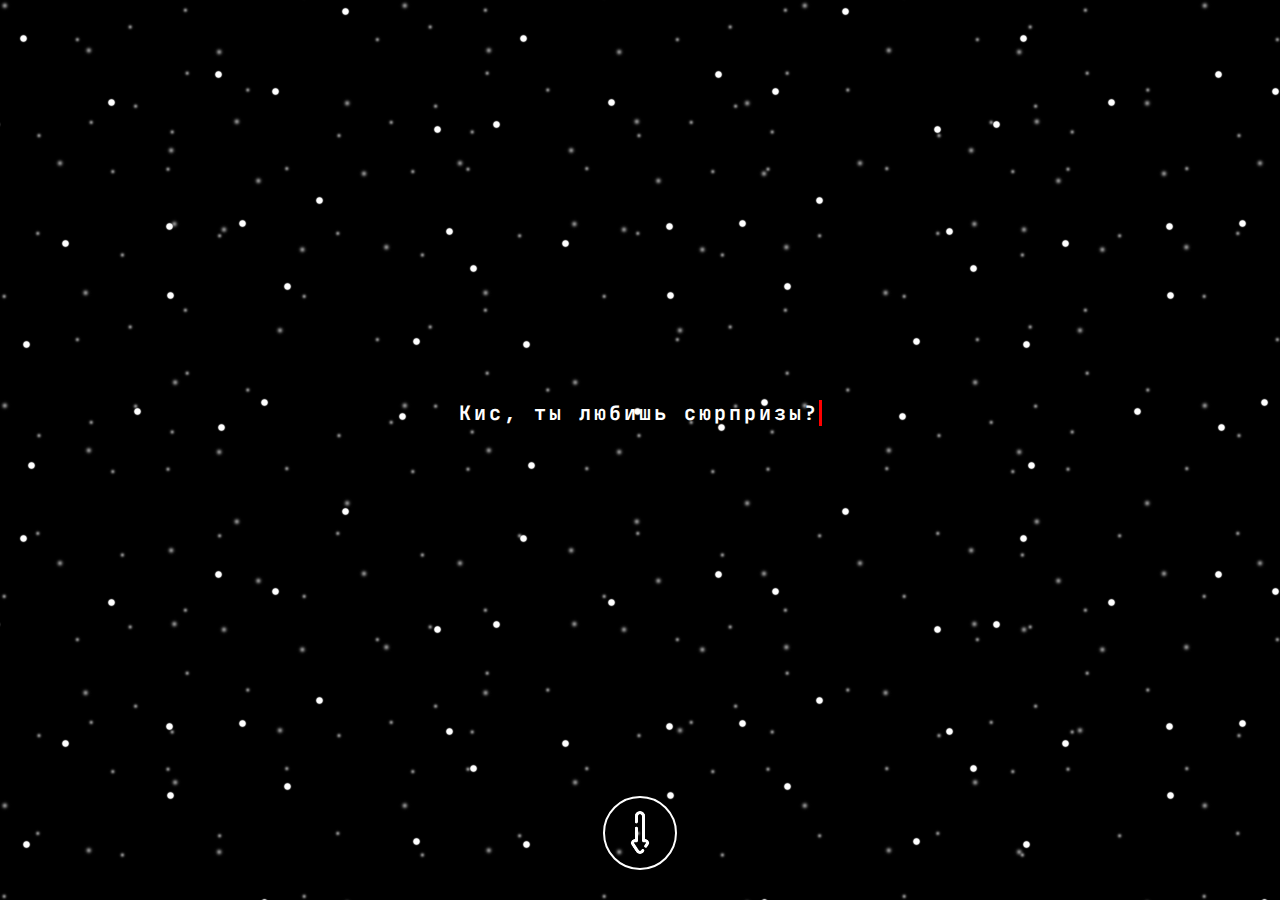
<file: index.html>
<!DOCTYPE html>
<html lang="en">
<head>
    <meta charset="UTF-8">
    <meta name="viewport" content="width=device-width, initial-scale=1.0">
    <title>By ???</title>

    <link rel="stylesheet" href="css/main.css">
    <link rel="stylesheet" href="css/style.css">
</head>
<body>
    <div class="snowblock"></div>

    <main class="main">
        <h1 class="main__title">Кис, ты любишь сюрпризы?</h1>
    </main>

    <footer class="footer">
        <a href="second_page.html">
            <div class="footer__curcle">
                <img class="footer__arrow" src="images/icons8-arrow-96.png" alt="">
            </div>
        </a>
    </footer>
</body>
</html>
</file>
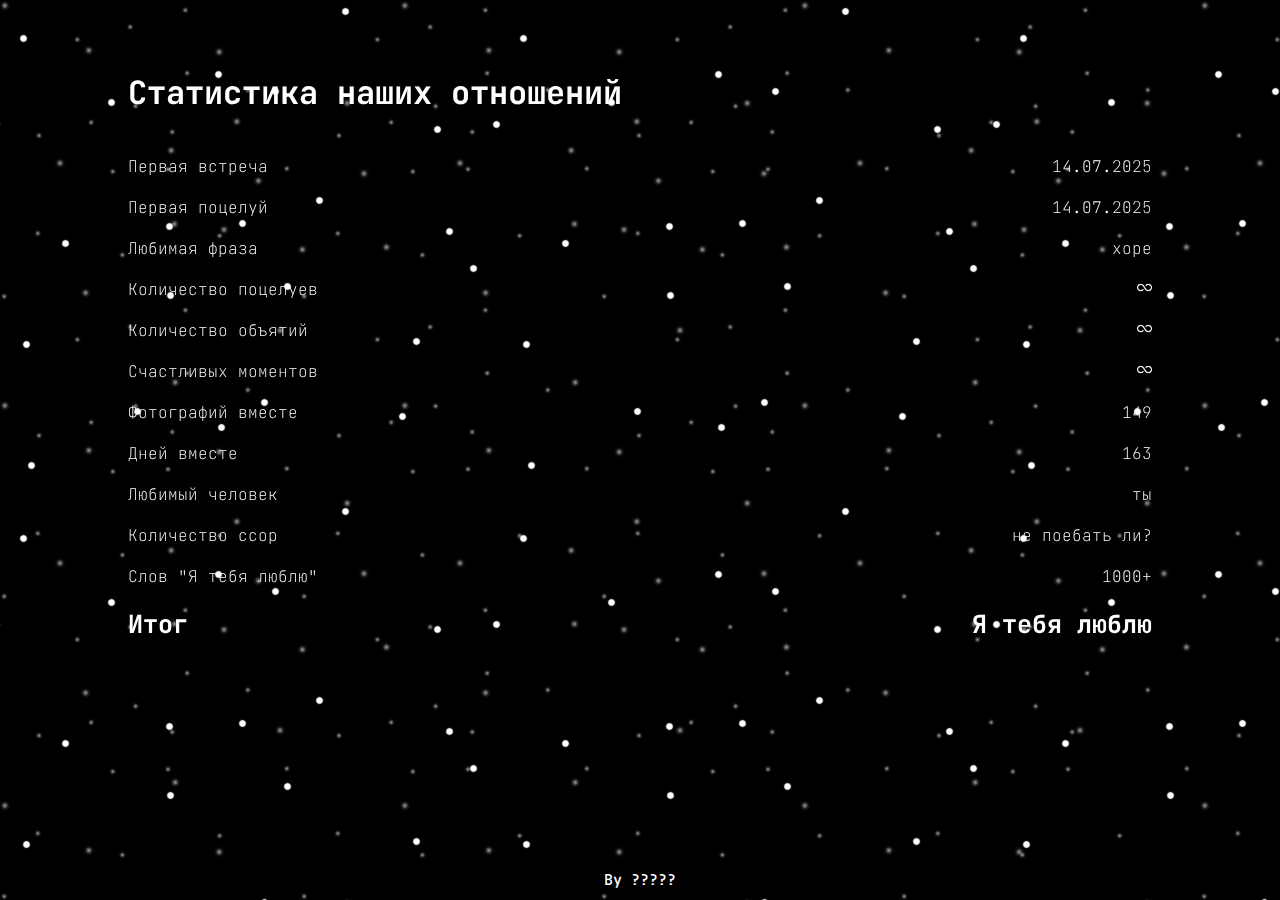
<file: gift1.html>
<!DOCTYPE html>
<html lang="en">
<head>
    <meta charset="UTF-8">
    <meta name="viewport" content="width=device-width, initial-scale=1.0">
    <title>By L</title>

    <link rel="stylesheet" href="css/main.css">
    <link rel="stylesheet" href="css/gift1.css">

    <link rel="stylesheet" href="https://unpkg.com/aos@next/dist/aos.css" />

</head>
<body>
    <div class="snowblock"></div>

    <main class="main">
        <h1 class="main__title"data-aos = "fade-down">Статистика наших отношений</h1>

        <div class="table">
            <div class="s">
                <span class="s__name" data-aos = "fade-right">Первая встреча</span>

                <span class="s__value" data-aos = "fade-left">14.07.2025</span>
            </div>

            <div class="s">
                <span class="s__name" data-aos = "fade-right">Первая поцелуй</span>

                <span class="s__value" data-aos = "fade-left">14.07.2025</span>
            </div>

            <div class="s">
                <span class="s__name" data-aos = "fade-right">Любимая фраза</span>

                <span class="s__value" data-aos = "fade-left">хоре</span>
            </div>

            <div class="s">
                <span class="s__name" data-aos = "fade-right">Количество поцелуев</span>

                <span class="s__value" data-aos = "fade-left"><img src="images/infinity.png" width="15px" alt=""></span>
            </div>

            <div class="s">
                <span class="s__name" data-aos = "fade-right">Количество объятий</span>

                <span class="s__value" data-aos = "fade-left"><img src="images/infinity.png" width="15px" alt=""></span>
            </div>

            <div class="s">
                <span class="s__name" data-aos = "fade-right">Счастливых моментов</span>

                <span class="s__value" data-aos = "fade-left"><img src="images/infinity.png" width="15px" alt=""></span>
            </div>

            <div class="s">
                <span class="s__name" data-aos = "fade-right">Фотографий вместе</span>

                <span class="s__value" data-aos = "fade-left">149</span>
            </div>

            <div class="s">
                <span class="s__name" data-aos = "fade-right">Дней вместе</span>

                <span class="s__value" data-aos = "fade-left">163</span>
            </div>

            <div class="s">
                <span class="s__name" data-aos = "fade-right">Любимый человек</span>

                <span class="s__value" data-aos = "fade-left">ты</span>
            </div>

            <div class="s">
                <span class="s__name" data-aos = "fade-right">Количество ссор</span>

                <span class="s__value" data-aos = "fade-left">не поебать ли?</span>
            </div>

            <div class="s">
                <span class="s__name" data-aos = "fade-right"> Слов "Я тебя люблю"</span>

                <span class="s__value" data-aos = "fade-left">1000+</span>
            </div>

            <div class="s">
                <span class="s__name i" data-aos = "fade-right">Итог</span>

                <span class="s__value i" data-aos = "fade-left">Я тебя люблю</span>
            </div>
        </div>
    </main>

    <span class="author">By ?????</span>

    <script src="https://unpkg.com/aos@next/dist/aos.js"></script>
    <script src="script.js"></script>
</body>
</html>
</file>
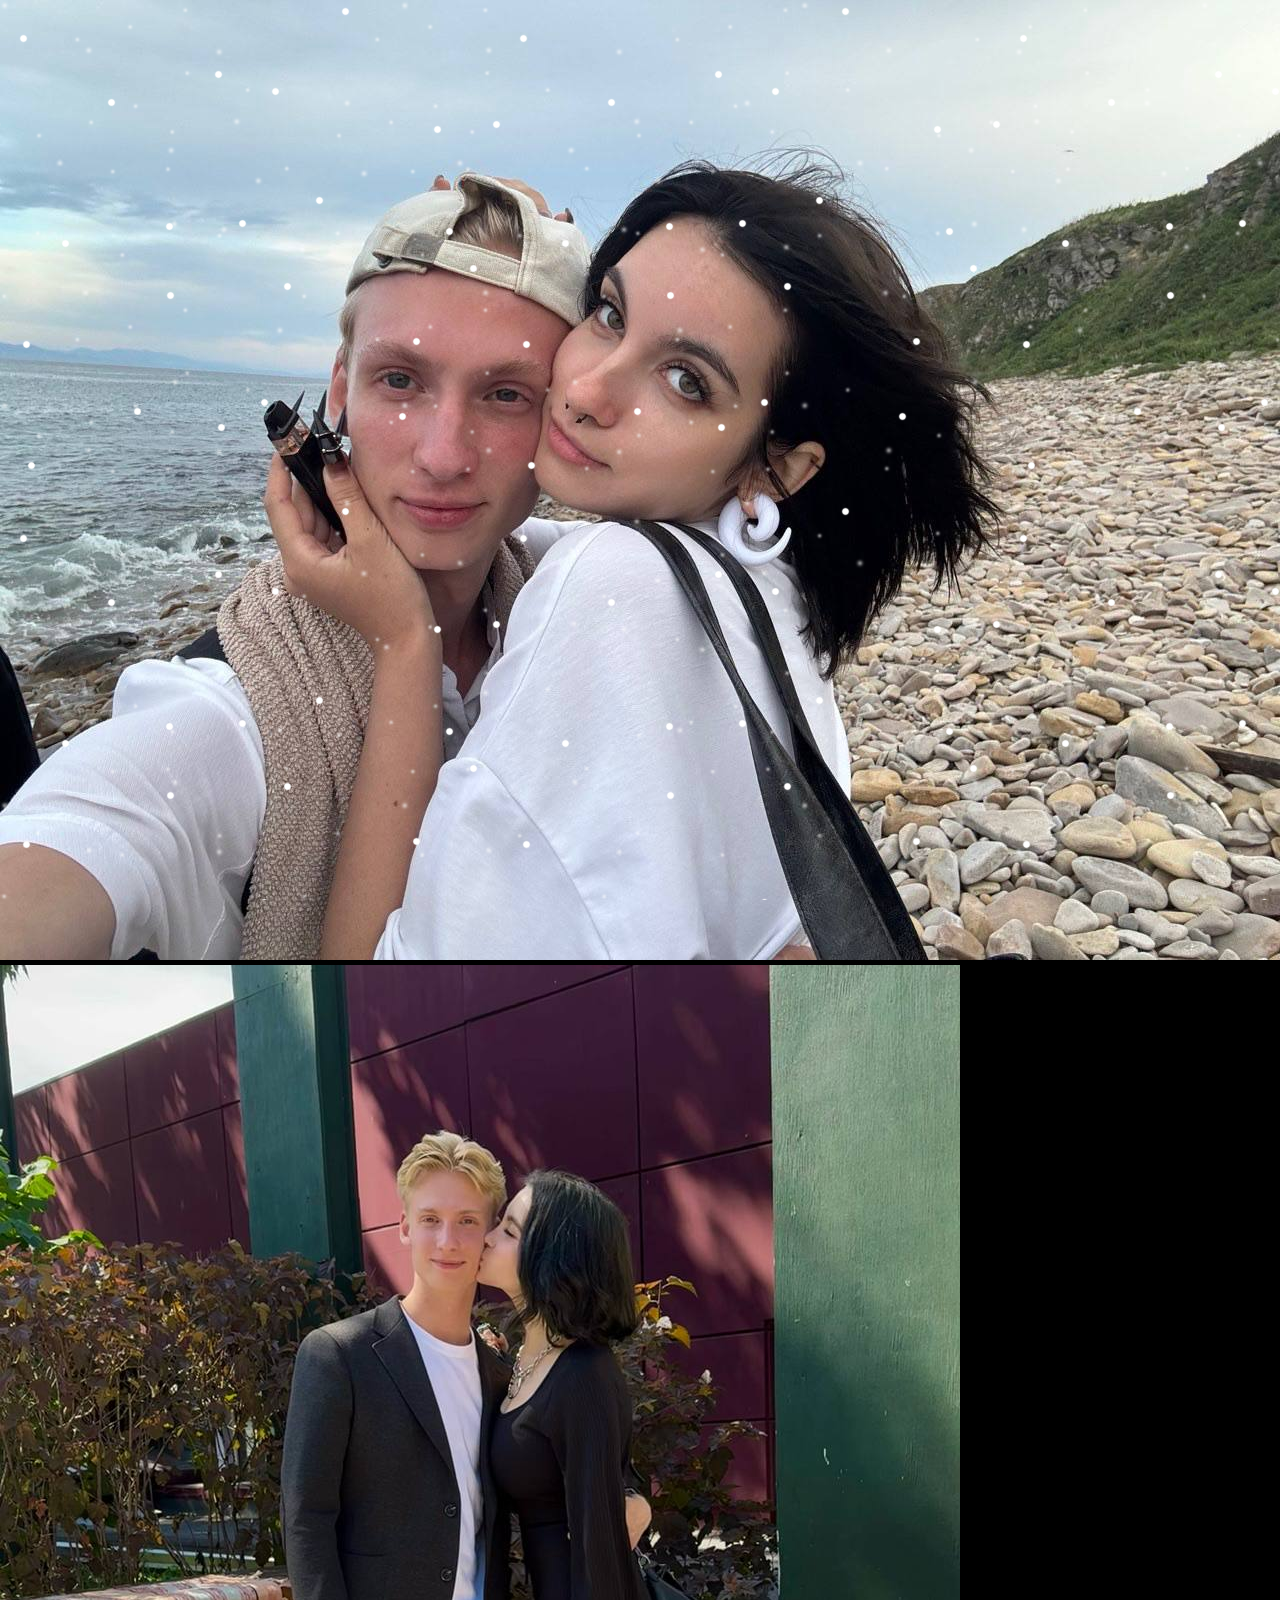
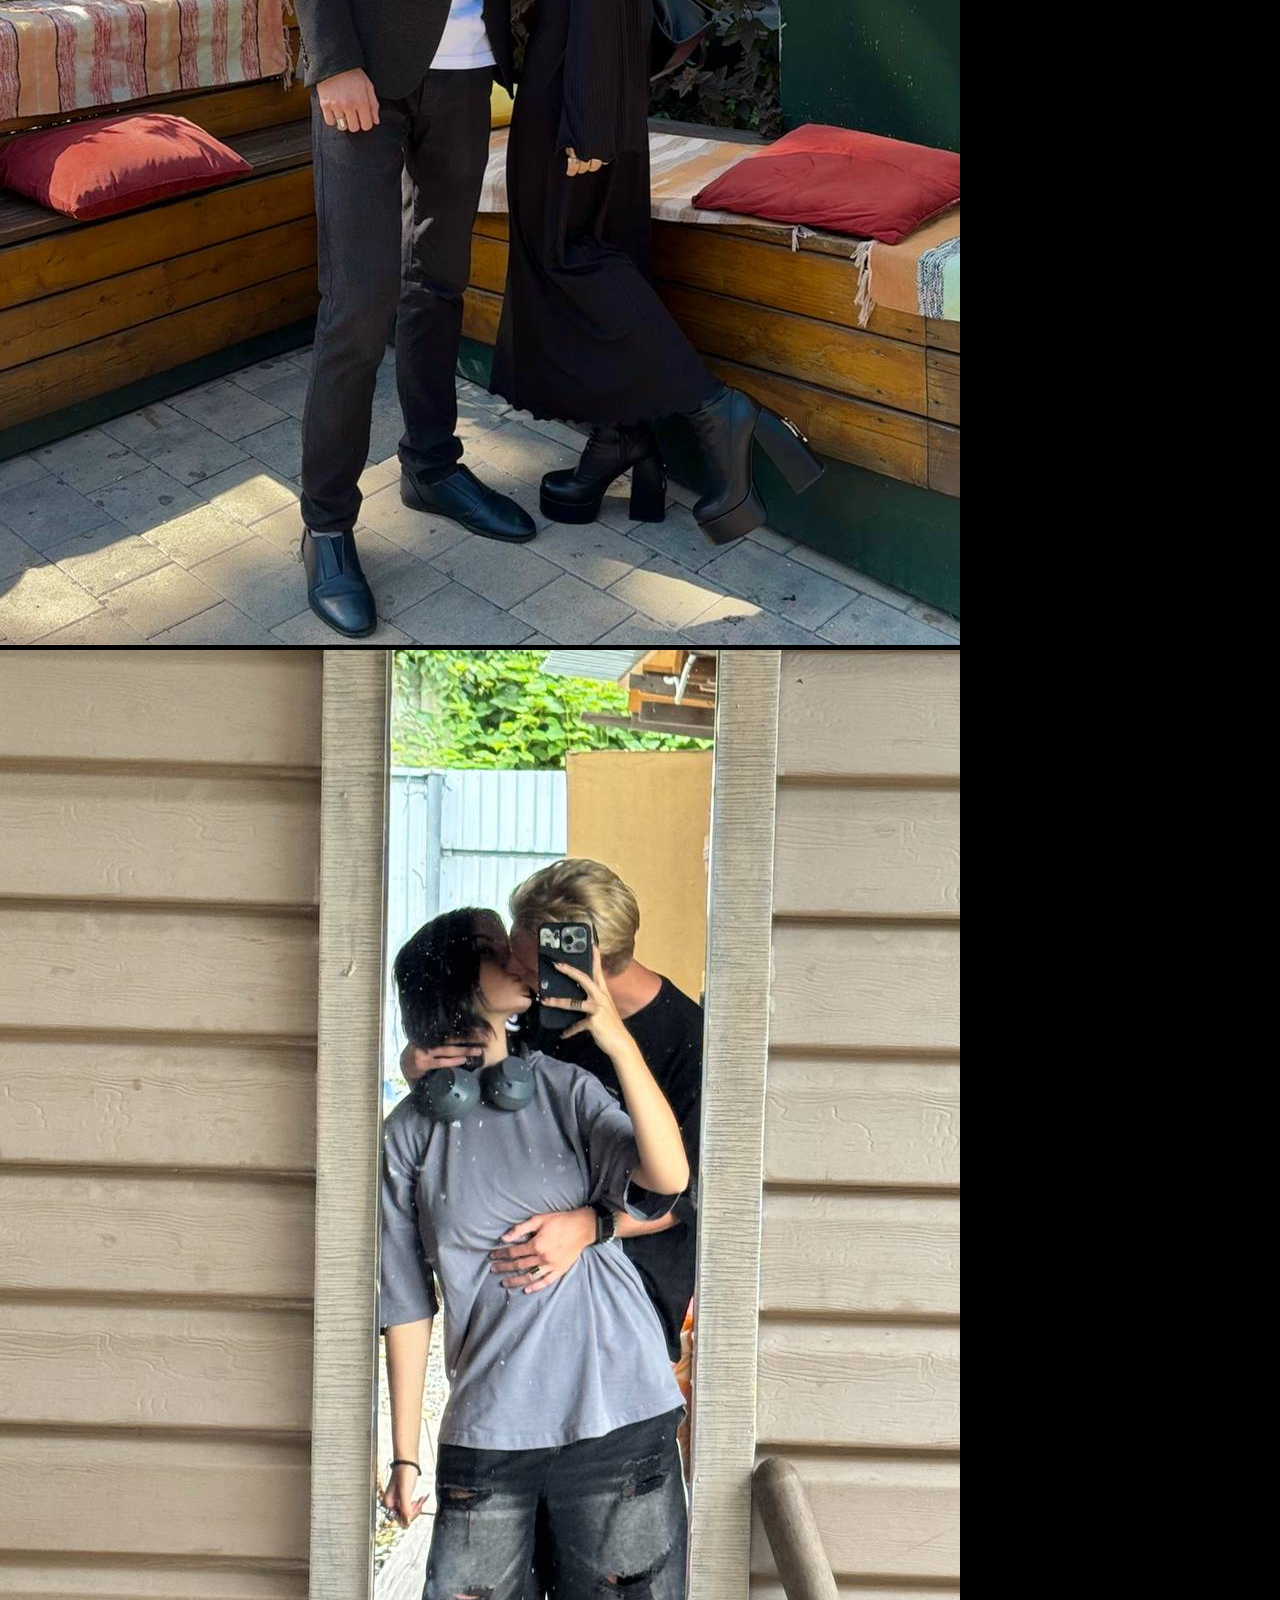
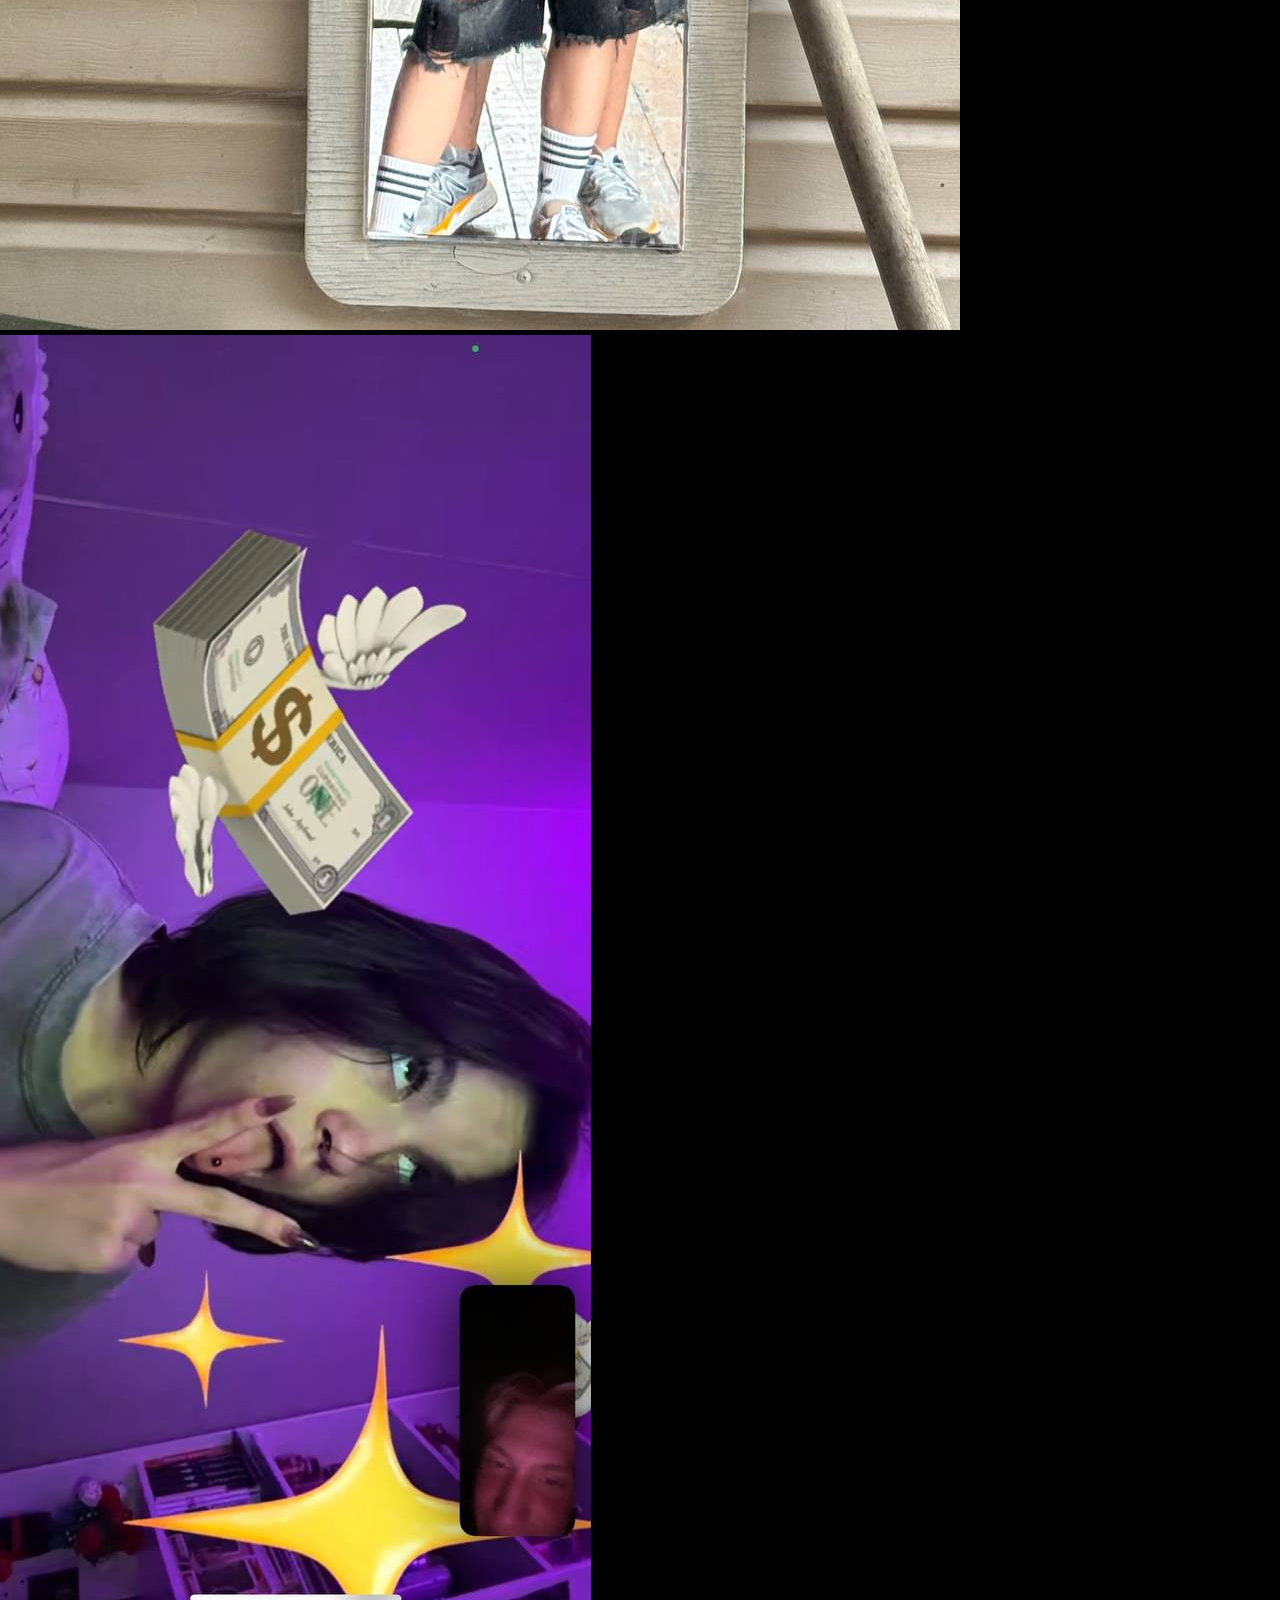
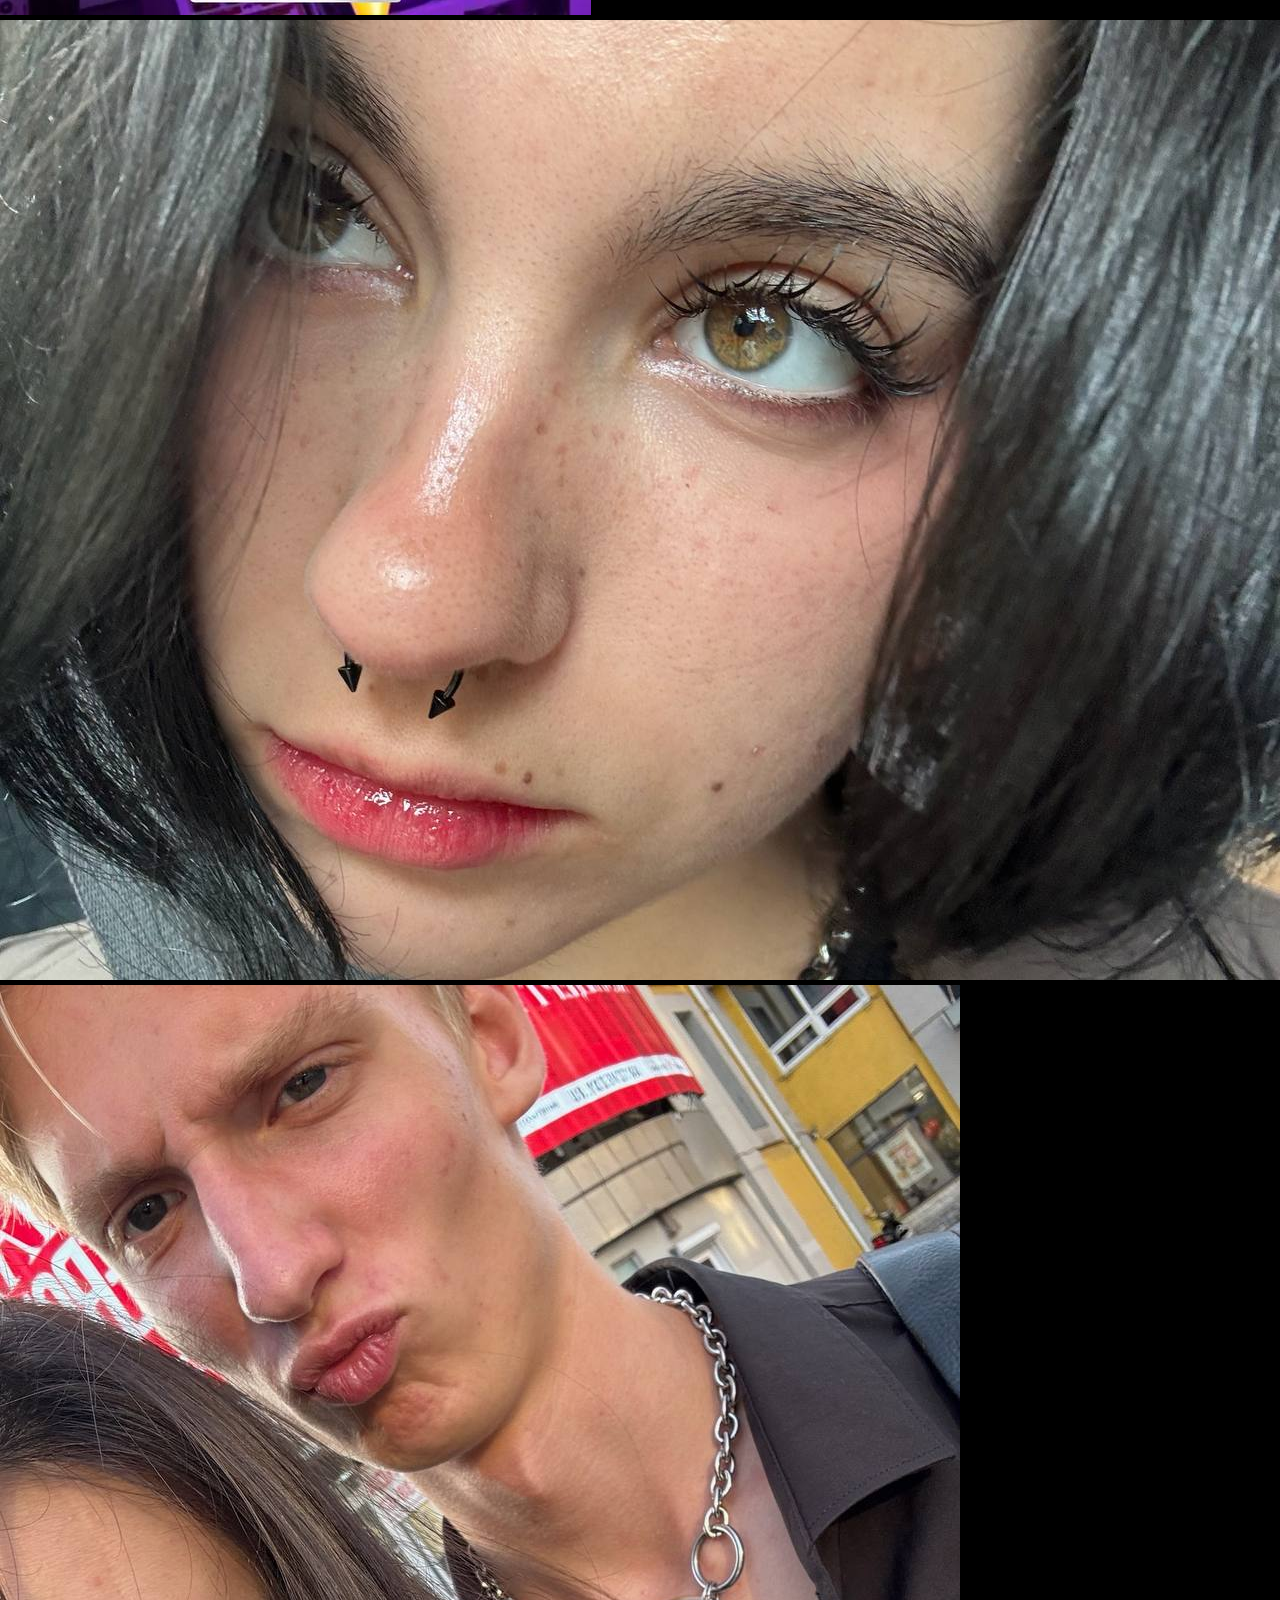
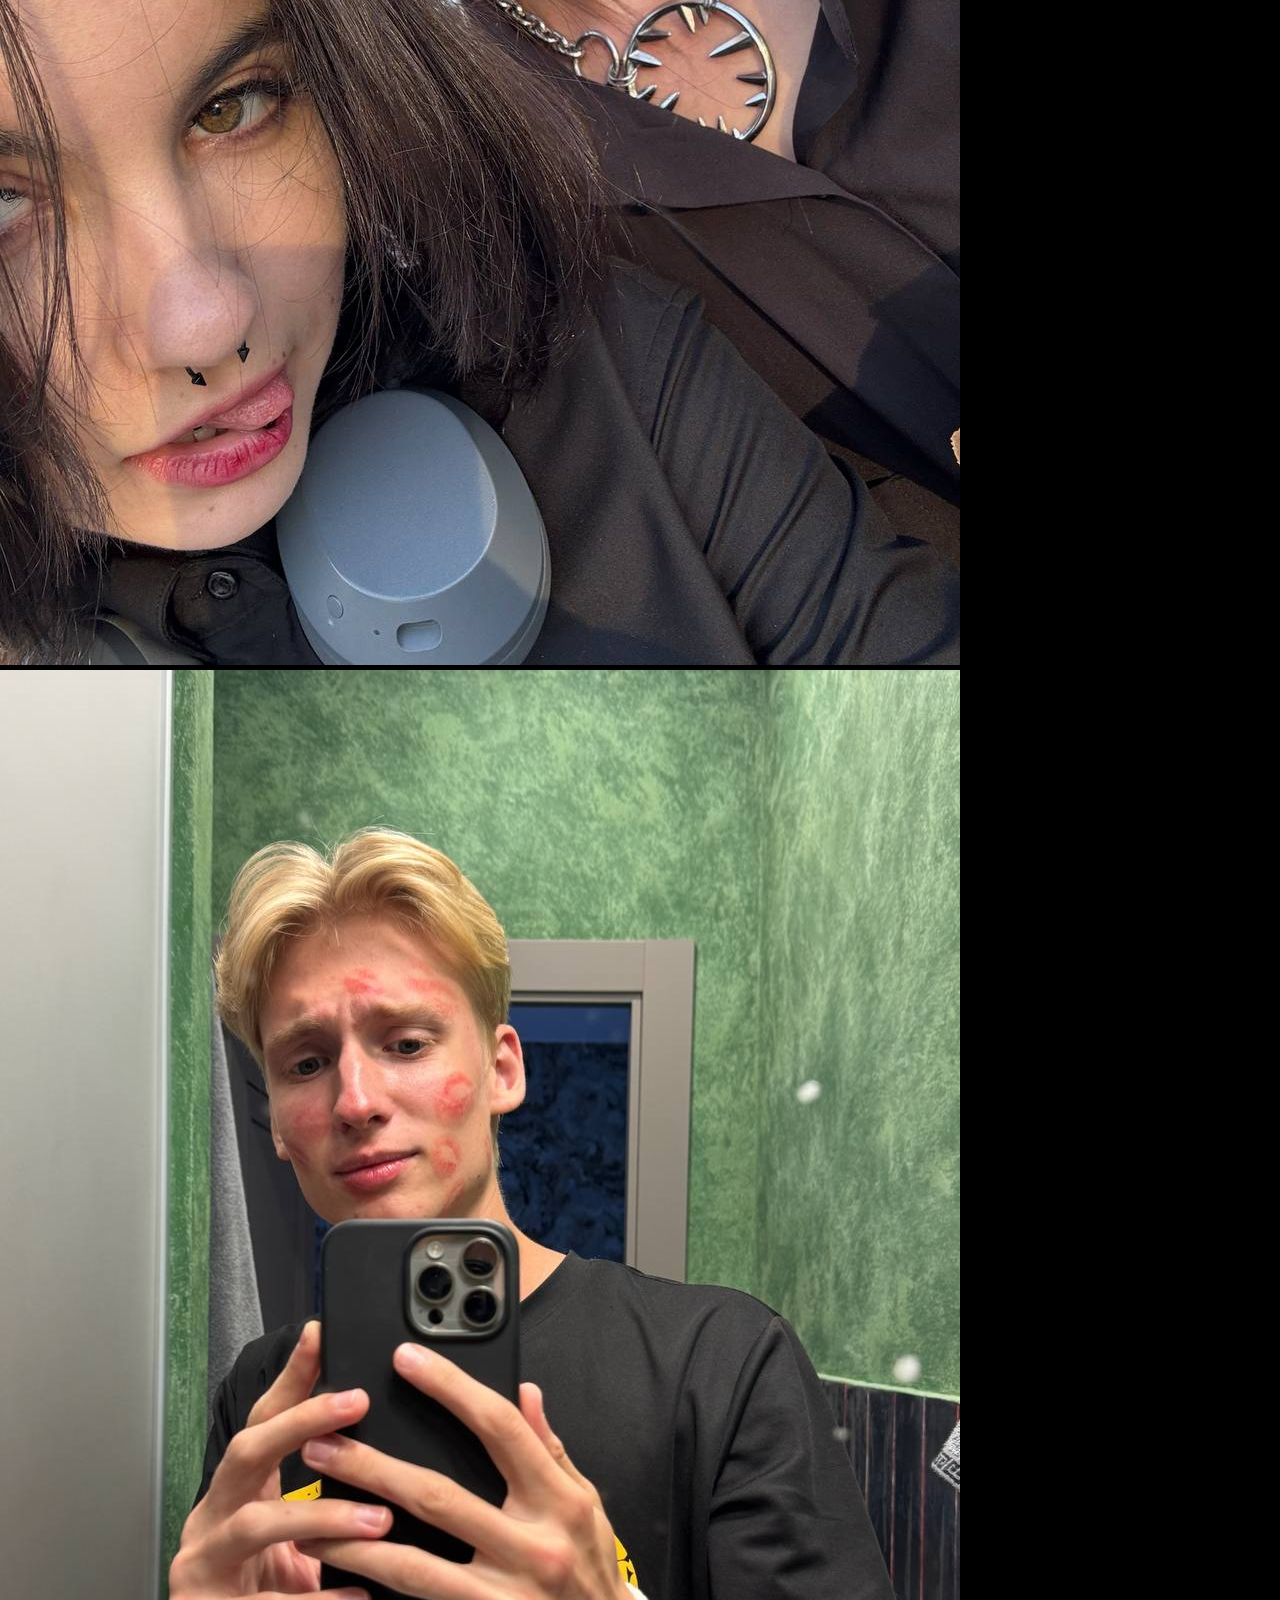
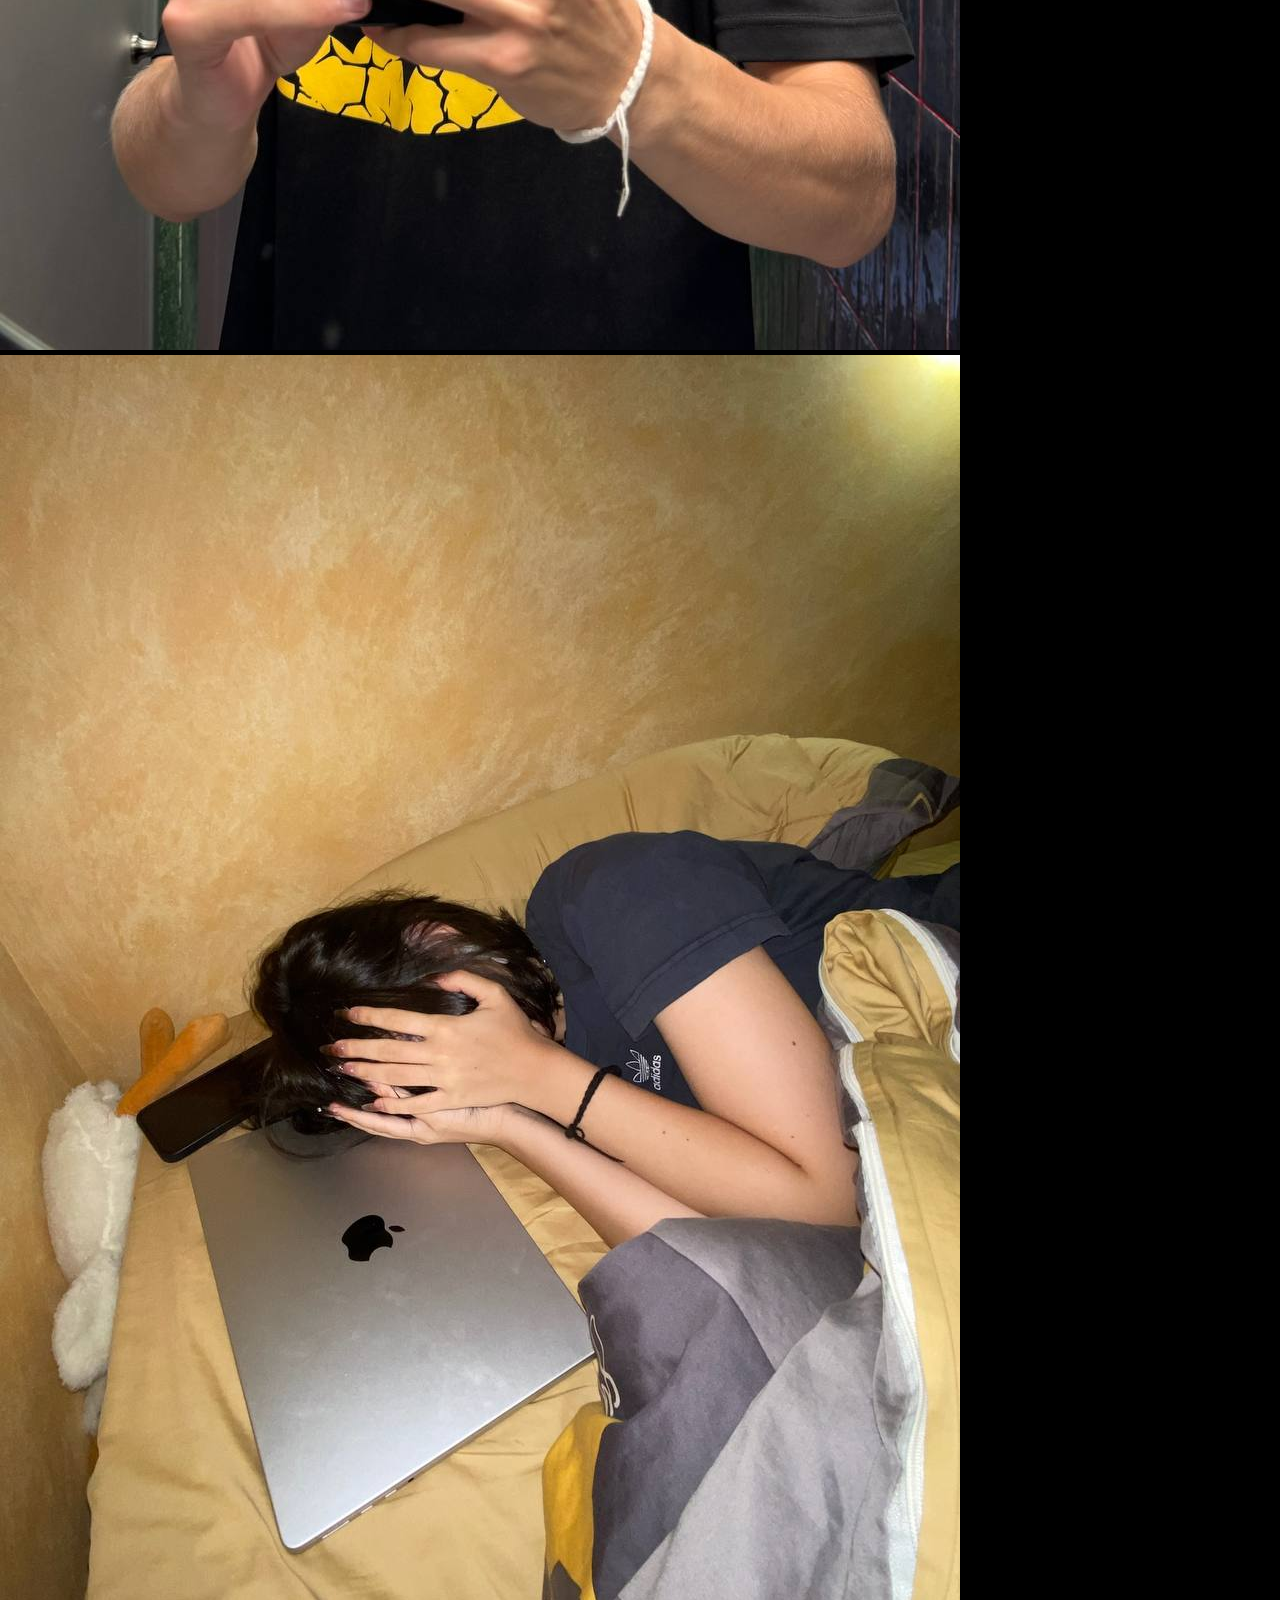
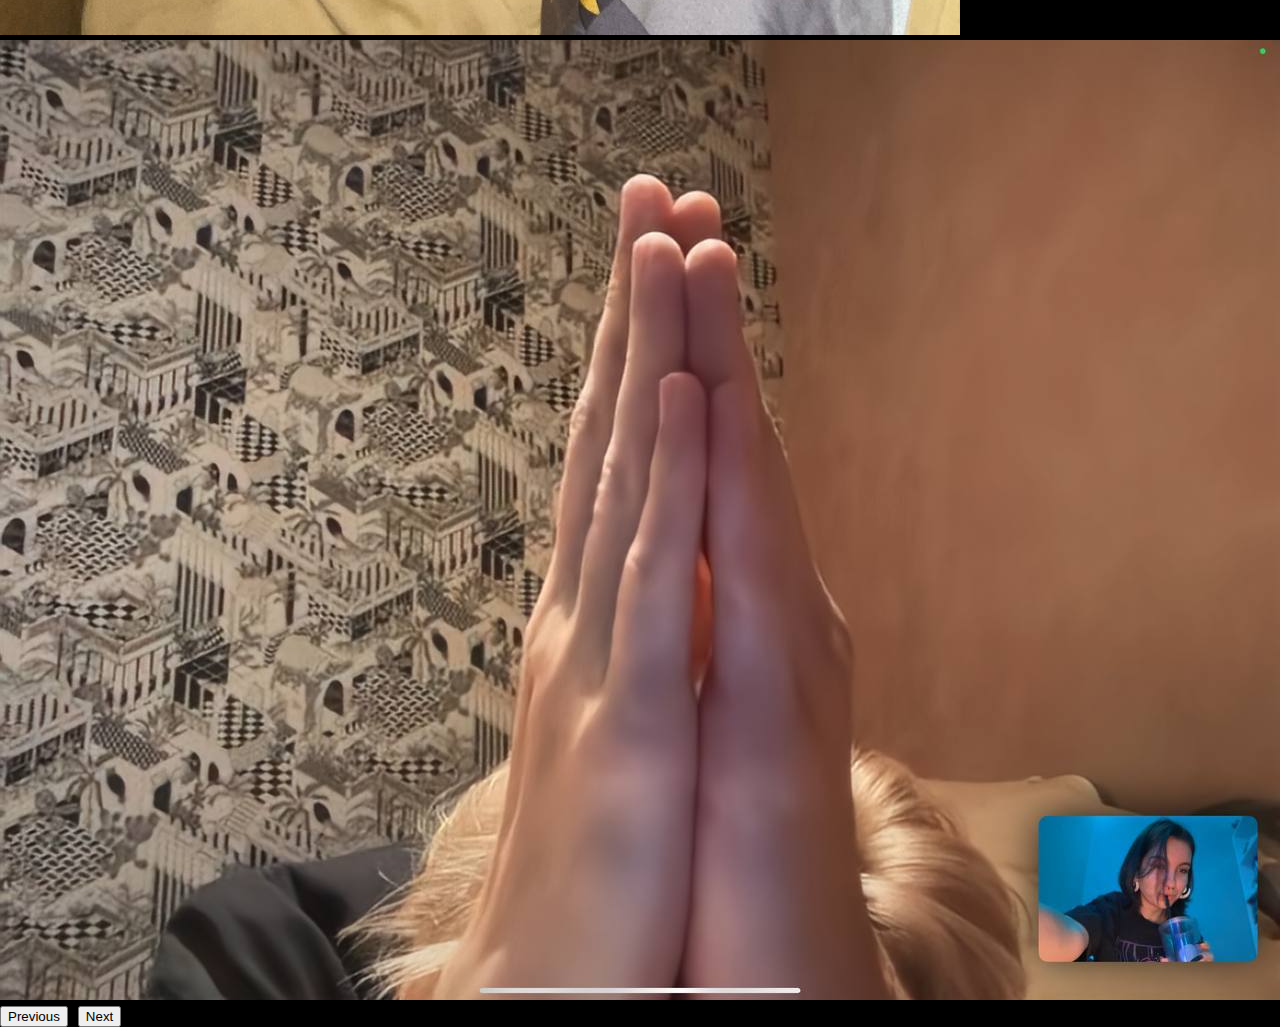
<file: gift2.html>
<!DOCTYPE html>
<html lang="en">
<head>
    <meta charset="UTF-8">
    <meta name="viewport" content="width=device-width, initial-scale=1.0">
    <title>BY E</title>

    <link href="https://cdn.jsdelivr.net/npm/bootstrap@5.3.8/dist/css/bootstrap.min.css" rel="stylesheet" integrity="sha384-sRIl4kxILFvY47J16cr9ZwB07vP4J8+LH7qKQnuqkuIAvNWLzeN8tE5YBujZqJLB" crossorigin="anonymous">
    <link rel="stylesheet" href="css/main.css">
</head>
<body>
    <div class="snowblock"></div>


   <main class="main">
        <div id="carouselExample" class="carousel slide">
    <div class="carousel-inner">
        <div class="carousel-item active">
        <img src="images/1.jpg" class="d-block w-100" alt="...">
        </div>
        <div class="carousel-item">
        <img src="images/2.jpg" class="d-block w-100" alt="...">
        </div>
        <div class="carousel-item">
        <img src="images/3.jpg" class="d-block w-100" alt="...">
        </div>
        <div class="carousel-item">
        <img src="images/4.jpg" class="d-block w-100" alt="...">
        </div>
        <div class="carousel-item">
        <img src="images/5.jpg" class="d-block w-100" alt="...">
        </div>
        <div class="carousel-item">
        <img src="images/6.jpg" class="d-block w-100" alt="...">
        </div>
        <div class="carousel-item">
        <img src="images/8.jpg" class="d-block w-100" alt="...">
        </div>
        <div class="carousel-item">
        <img src="images/9.jpg" class="d-block w-100" alt="...">
        </div>
        <div class="carousel-item">
        <img src="images/10.jpg" class="d-block w-100" alt="...">
        </div>
    </div>
    <button class="carousel-control-prev" type="button" data-bs-target="#carouselExample" data-bs-slide="prev">
        <span class="carousel-control-prev-icon" aria-hidden="true"></span>
        <span class="visually-hidden">Previous</span>
    </button>
    <button class="carousel-control-next" type="button" data-bs-target="#carouselExample" data-bs-slide="next">
        <span class="carousel-control-next-icon" aria-hidden="true"></span>
        <span class="visually-hidden">Next</span>
    </button>
    </div>

   </main>
<script src="https://cdn.jsdelivr.net/npm/bootstrap@5.3.8/dist/js/bootstrap.bundle.min.js" integrity="sha384-FKyoEForCGlyvwx9Hj09JcYn3nv7wiPVlz7YYwJrWVcXK/BmnVDxM+D2scQbITxI" crossorigin="anonymous"></script>

</body>
</html>
</file>
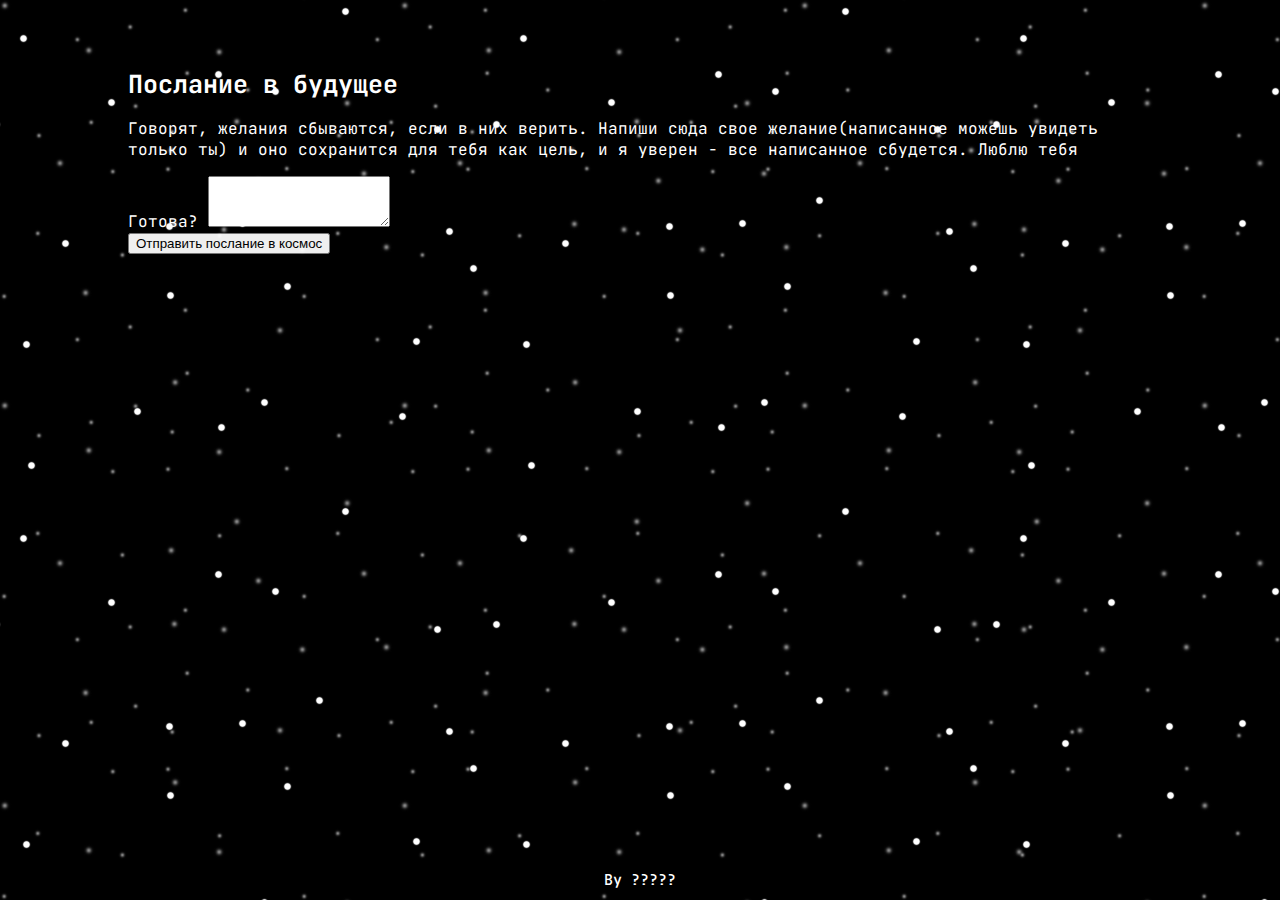
<file: gift3.html>
<!DOCTYPE html>
<html lang="en" data-bs-theme="dark">
<head>
    <meta charset="UTF-8">
    <meta name="viewport" content="width=device-width, initial-scale=1.0">
    <title>By V</title>

    <link href="https://cdn.jsdelivr.net/npm/bootstrap@5.3.8/dist/css/bootstrap.min.css" rel="stylesheet" integrity="sha384-sRIl4kxILFvY47J16cr9ZwB07vP4J8+LH7qKQnuqkuIAvNWLzeN8tE5YBujZqJLB" crossorigin="anonymous">
    <link rel="stylesheet" href="css/main.css">
    <link rel="stylesheet" href="css/figt3.css">
</head>
<body>
    <div class="snowblock"></div>
    
    <main class="main">
        <h1 class="main__title">Послание в будущее</h1>
        <p class="main__subtitle">Говорят, желания сбываются, если в них верить. Напиши сюда свое желание(написанное можешь увидеть только ты) и оно сохранится для тебя как цель, и я уверен - все написанное сбудется. Люблю тебя</p>

        <div class="mb-3">
            <label for="exampleFormControlTextarea1" class="form-label">Готова?</label>
            <textarea class="form-control" id="ta1" rows="3"></textarea>
        </div>

        <button type="button" id="btn1" class="btn btn-outline-light">Отправить послание в космос</button>
    </main>

    <span class="author">By ?????</span>


    <script src="gift3.js"></script>
    <script src="https://cdn.jsdelivr.net/npm/bootstrap@5.3.8/dist/js/bootstrap.bundle.min.js" integrity="sha384-FKyoEForCGlyvwx9Hj09JcYn3nv7wiPVlz7YYwJrWVcXK/BmnVDxM+D2scQbITxI" crossorigin="anonymous"></script>
</body>
</html>
</file>
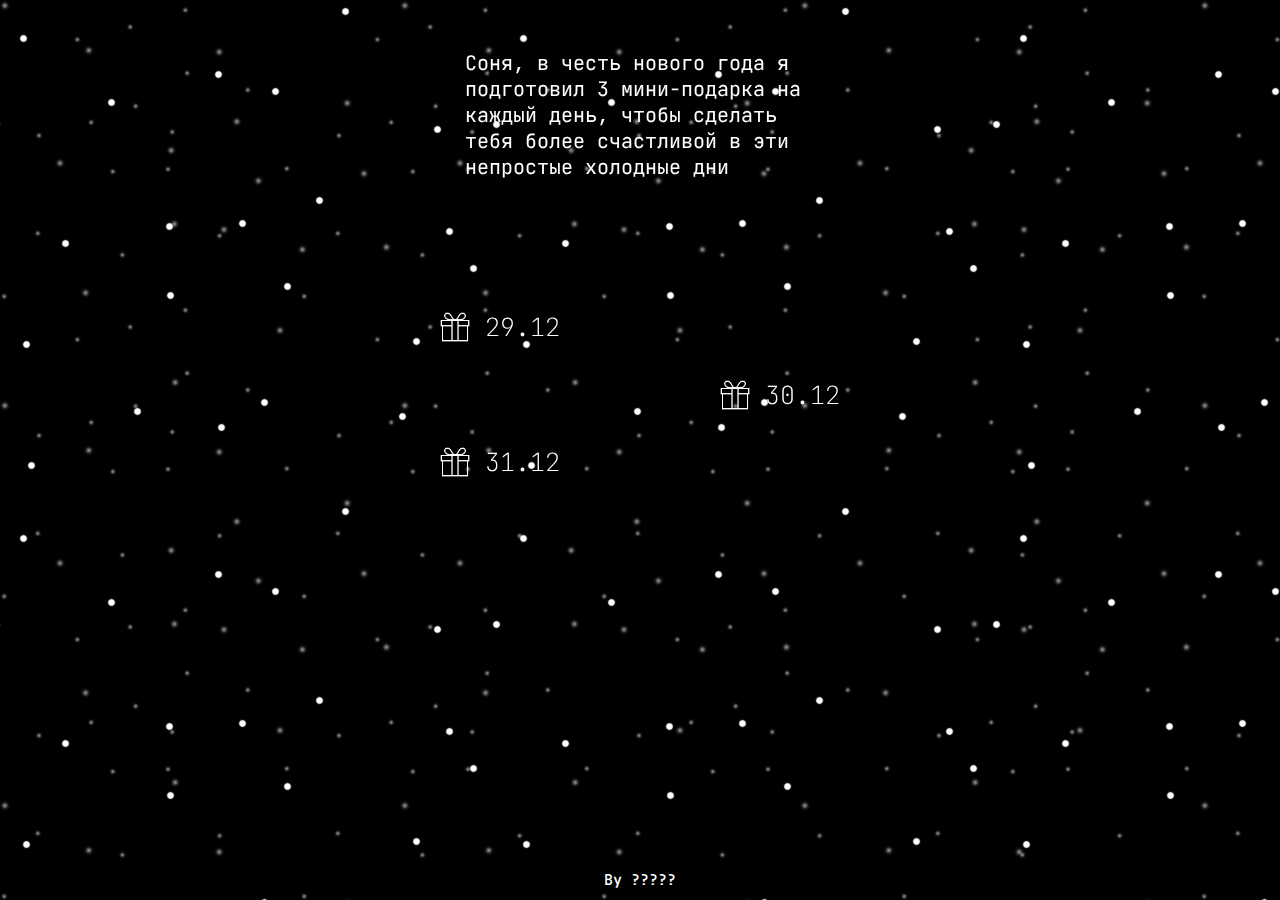
<file: second_page.html>
<!DOCTYPE html>
<html lang="en">
<head>
    <meta charset="UTF-8">
    <meta name="viewport" content="width=device-width, initial-scale=1.0">
    <title>By ?????</title>

    <link rel="stylesheet" href="css/main.css">
    <link rel="stylesheet" href="css/second.css">

    <link rel="stylesheet" href="https://unpkg.com/aos@next/dist/aos.css" />
</head>
<body>
    <div class="snowblock"></div>

    <header class="header">
        <h1 class="header__title" data-aos="fade-down">Соня, в честь нового года я подготовил 3 мини-подарка на каждый день, чтобы сделать тебя более счастливой в эти непростые холодные дни</h1>
    </header>

    <main class="main">
        <a href="/gift1.html">
            <div class="main__gift" data-aos = "fade-right">
                    <img src="images/icons8-gift-100 (1).png" height="30px" width="30px">

                    <h1 class="gift__date">29.12</h1>
            </div>
        </a>

        <a href="/gift2.html">
            <div class="main__gift right" data-aos = "fade-left">
                    <img src="images/icons8-gift-100 (1).png" height="30px" width="30px">

                    <h1 class="gift__date">30.12</h1>
            </div>
        </a>

        <a href="/gift3.html">
            <div class="main__gift" data-aos = "fade-right">
                    <img src="images/icons8-gift-100 (1).png" height="30px" width="30px">

                    <h1 class="gift__date">31.12</h1>
            </div>
        </a>
    </main>

    <span class="author">By ?????</span>

    <script src="https://unpkg.com/aos@next/dist/aos.js"></script>
    <script src="script.js"></script>
</body>
</html>
</file>
<file: css/main.css>
@import url("https://fonts.googleapis.com/css2?family=JetBrains+Mono:ital,wght@0,100..800;1,100..800&display=swap");
body {
  height: 100vh;
  display: flex;
  flex-direction: column;
  margin: 0;
  padding: 0;
  background-color: #000000;
  color: #fff;
  font-family: "JetBrains Mono", monospace;
}

a {
  text-decoration: none;
}

.author {
  margin: auto auto 10px auto;
  font-weight: 500;
  font-size: 15px;
}

.snowblock {
  position: absolute;
  top: 0;
  left: 0;
  z-index: 100;
  pointer-events: none;
  width: 100%;
  height: 100%;
  background-image: url([data-uri]), url([data-uri]), url([data-uri]);
  animation: snow 40s linear infinite;
}

@keyframes snow {
  0% {
    background-position: 0px 0px, 0px 0px, 0px 0px;
  }
  100% {
    background-position: 1800px 2000px, 1600px 1600px, 1400px 1200px;
  }
}/*# sourceMappingURL=main.css.map */
</file>
<file: css/style.css>
.main {
  margin-top: 400px;
  display: flex;
  justify-content: center;
  align-items: center;
}
.main .main__title {
  font-size: 20px;
  animation: typing 4.3s steps(25, end), blink 0.5s step-end infinite;
  border-right: 0.15em solid red;
  white-space: nowrap;
  letter-spacing: 0.15em;
  overflow: hidden;
  margin: 0 auto;
}

@keyframes typing {
  from {
    width: 0;
  }
  to {
    width: 363px;
  }
}
@keyframes blink {
  from, to {
    border-color: transparent;
  }
  50% {
    border-color: red;
  }
}
.footer {
  margin-left: auto;
  margin-right: auto;
  margin-bottom: 30px;
  margin-top: auto;
}

/* dvdvd */
.footer__curcle {
  width: 70px;
  height: 70px;
  border: 2px solid #ffffff;
  border-radius: 100%;
  display: flex;
  justify-content: center;
  align-items: center;
}

.footer__arrow {
  animation-name: arrow;
  animation-duration: 1s;
  animation-iteration-count: infinite;
  animation-timing-function: ease-in-out;
  transform: rotate(90deg);
  width: 50px;
}

@keyframes arrow {
  from {
    margin-top: -2px;
  }
  50% {
    margin-top: 10px;
  }
  to {
    margin-top: -2px;
  }
}/*# sourceMappingURL=style.css.map */
</file>
<file: css/gift1.css>
.main {
  margin-left: auto;
  margin-right: auto;
  margin-top: 50px;
  width: 80%;
  display: flex;
  justify-content: center;
  flex-direction: column;
}

.s {
  align-items: center;
  margin-top: 20px;
  display: flex;
  width: 100%;
  font-weight: 100;
}
.s .s__value {
  margin-left: auto;
  margin-right: 0;
}
.s .i {
  font-weight: bold;
  font-size: 25px;
}/*# sourceMappingURL=gift1.css.map */
</file>
<file: css/figt3.css>
.main {
  margin-top: 50px;
  width: 80%;
  margin-left: auto;
  margin-right: auto;
}
.main .main__title {
  font-size: 25px;
}
.main .main__subtitle {
  font-style: 20px;
}/*# sourceMappingURL=figt3.css.map */
</file>
<file: css/second.css>
.header .header__title {
  font-weight: 400;
  font-size: 20px;
  width: 350px;
  margin-left: auto;
  margin-right: auto;
  margin-top: 50px;
}

.main {
  margin-top: 100px;
  margin-left: auto;
  margin-right: auto;
  width: 400px;
  display: flex;
  justify-content: space-between;
  flex-direction: column;
}
.main .main__gift {
  align-items: center;
  width: 120px;
  display: flex;
  justify-content: space-between;
}
.main .main__gift .gift__date {
  font-size: 25px;
  font-weight: 100;
  color: white;
}

.right {
  margin-left: auto;
  margin-right: 0;
}/*# sourceMappingURL=second.css.map */
</file>
